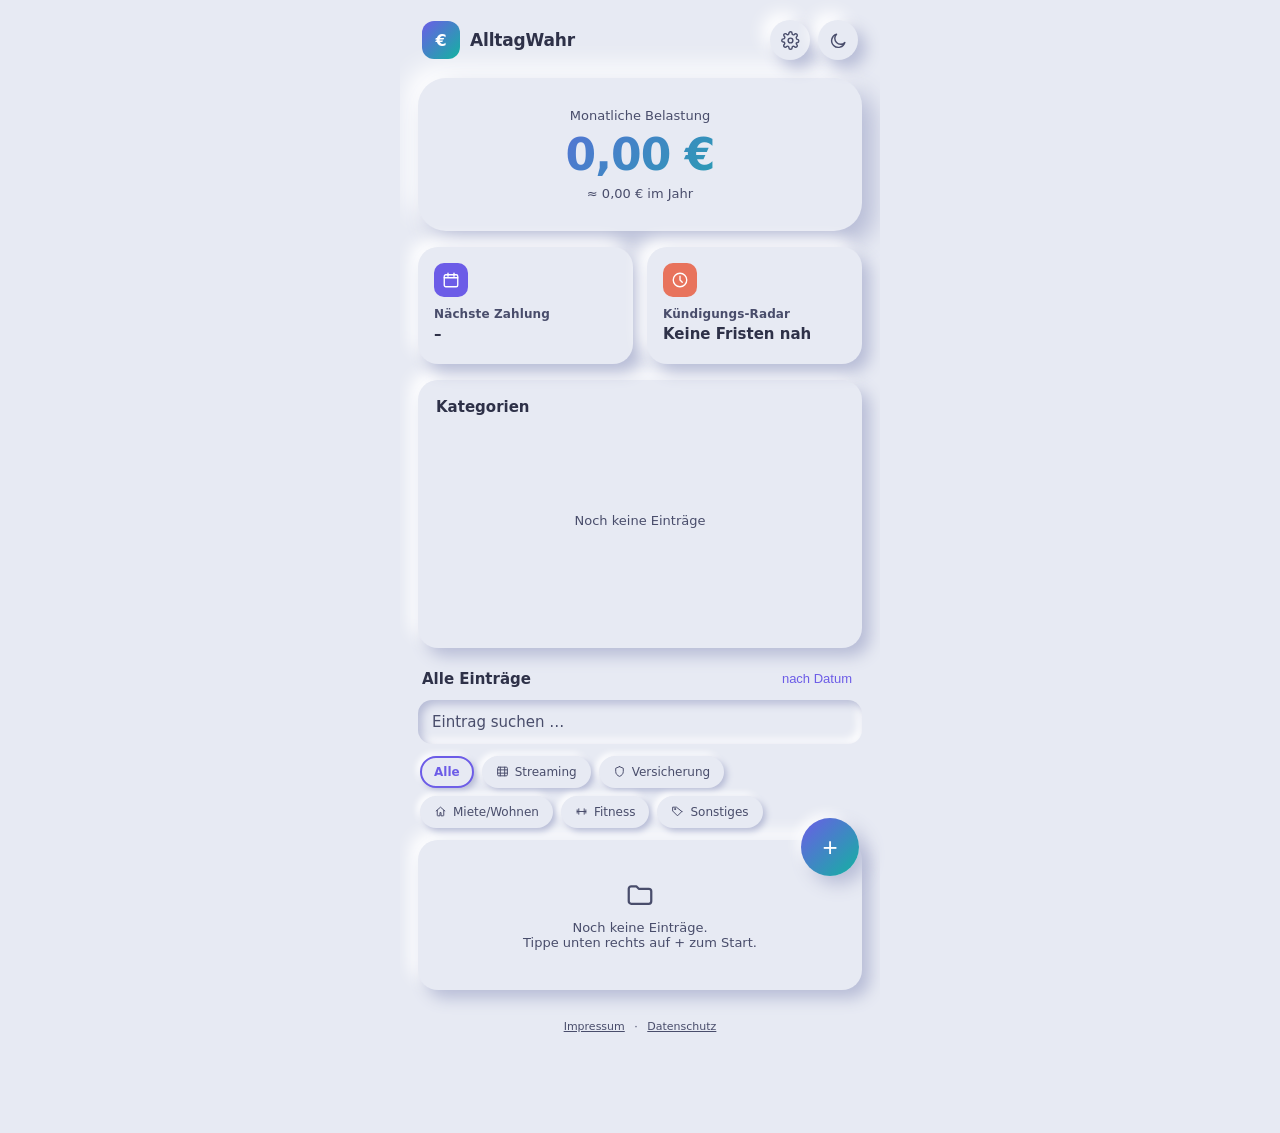
<file: index.html>
<!DOCTYPE html>
<html lang="de" data-theme="light">
<head>
<meta charset="UTF-8">
<meta name="viewport" content="width=device-width, initial-scale=1.0, maximum-scale=1.0, user-scalable=no, viewport-fit=cover">
<meta name="robots" content="noindex, nofollow, noarchive">
<title>AlltagWahr – Wiederkehrende Ausgaben im Blick</title>
<meta name="description" content="AlltagWahr verwaltet Abos, Versicherungen und andere wiederkehrende Zahlungen – lokal auf deinem Gerät, ohne Cloud, ohne Tracking.">
<link rel="manifest" href="manifest.json">
<meta name="theme-color" content="#6C5CE7">
<link rel="icon" href="icon-192.png">
<link rel="apple-touch-icon" href="apple-touch-icon.png">
<meta name="apple-mobile-web-app-capable" content="yes">
<meta name="apple-mobile-web-app-status-bar-style" content="black-translucent">
<meta name="apple-mobile-web-app-title" content="AlltagWahr">
<link rel="stylesheet" href="style.css">
</head>
<body>

<header>
  <div class="brand">
    <div class="brand-mark">€</div>
    <div class="brand-name">AlltagWahr</div>
  </div>
  <div class="header-actions">
    <button class="icon-btn nm-raised nm-pressable" id="settingsBtn" aria-label="Einstellungen"></button>
    <button class="icon-btn nm-raised nm-pressable" id="themeToggle" aria-label="Darstellung wechseln"></button>
  </div>
</header>

<div class="hero nm-raised-deep">
  <p class="hero-label">Monatliche Belastung</p>
  <p class="hero-amount" id="monthlyTotal">0,00 €</p>
  <p class="hero-sub" id="yearlyHint">≈ 0,00 € im Jahr</p>
  <span class="hero-compare" id="monthCompare" style="display:none;"></span>
</div>

<div class="tiles">
  <div class="tile nm-raised nm-pressable" id="tileNextPayment" role="button" tabindex="0">
    <div class="tile-icon violet" id="tileIconCalendar"></div>
    <p class="tile-title">Nächste Zahlung</p>
    <p class="tile-value" id="nextPayment">–</p>
    <p class="tile-extra" id="nextPaymentExtra"></p>
  </div>
  <div class="tile nm-raised nm-pressable" id="tileCancelRadar" role="button" tabindex="0">
    <div class="tile-icon warn" id="tileIconClock"></div>
    <p class="tile-title">Kündigungs-Radar</p>
    <p class="tile-value" id="cancelRadar">Keine Fristen nah</p>
    <p class="tile-extra" id="cancelRadarExtra"></p>
  </div>
</div>

<div class="chart-card nm-raised">
  <div class="section-title" style="margin-bottom:10px;">Kategorien</div>
  <div class="chart-wrap" id="chartWrap"></div>
  <div class="chart-legend" id="chartLegend"></div>
</div>

<div class="section-head">
  <p class="section-title">Alle Einträge</p>
  <button class="section-action" id="sortToggle">nach Datum</button>
</div>
<div class="field" style="margin-bottom:10px;"><input id="searchInput" type="text" placeholder="Eintrag suchen …"></div>
<div class="filter-bar" id="categoryFilterBar"></div>
<div class="filter-status" id="filterStatus" style="display:none;">
  <span id="filterStatusText"></span>
  <button type="button" id="clearFilterMode"></button>
</div>
<div id="entryList"></div>

<footer class="legal-links">
  <a href="impressum.html">Impressum</a> · <a href="datenschutz.html">Datenschutz</a>
</footer>

<button class="fab" id="addBtn" aria-label="Neuer Eintrag">+</button>
<div class="toast" id="toast"><span id="toastMsg"></span><button id="toastAction" class="toast-action" style="display:none;"></button></div>

<!-- Eintrag anlegen/bearbeiten -->
<div class="sheet-backdrop" id="sheetBackdrop">
  <div class="sheet">
    <div class="sheet-handle"></div>
    <p class="sheet-title" id="sheetTitle">Neuer Eintrag</p>
    <form id="entryForm">
      <div class="field"><label for="fName">Name</label><input id="fName" type="text" placeholder="z. B. Streaming-Abo" required></div>
      <div class="row2">
        <div class="field"><label for="fAmount">Betrag (€)</label><input id="fAmount" type="number" step="0.01" min="0" placeholder="0,00" required></div>
        <div class="field"><label for="fRhythm">Rhythmus</label>
          <select id="fRhythm">
            <option value="monthly">monatlich</option>
            <option value="quarterly">vierteljährlich</option>
            <option value="yearly">jährlich</option>
          </select>
        </div>
      </div>
      <div class="field"><label>Kategorie</label><div class="cat-picker" id="catPicker"></div></div>
      <div class="row2">
        <div class="field"><label for="fDate">Nächste Fälligkeit</label><div class="date-wrap nm-inset"><input id="fDate" type="date" required></div></div>
        <div class="field"><label for="fNotice">Kündigungsfrist (Tage, optional)</label><input id="fNotice" type="number" min="0" placeholder="z. B. 30"></div>
      </div>
      <div class="field"><label for="fContractEnd">Vertragsende (optional)</label><div class="date-wrap nm-inset"><input id="fContractEnd" type="date"></div></div>
      <div class="field"><label for="fContractTerm">Vertragslaufzeit (Monate, optional)</label><input id="fContractTerm" type="number" min="0" placeholder="z. B. 24"></div>
      <div class="settings-row" style="padding:8px 4px 14px;">
        <div>
          <div class="settings-row-label">Automatische Verlängerung</div>
          <div class="settings-row-sub">Verlängert sich der Vertrag, wenn nicht rechtzeitig gekündigt wird?</div>
        </div>
        <label class="switch"><input type="checkbox" id="fAutoRenew" checked><span class="slider"></span></label>
      </div>
      <div class="sheet-actions">
        <button type="button" class="btn btn-secondary" id="cancelBtn">Abbrechen</button>
        <button type="submit" class="btn btn-primary">Speichern</button>
      </div>
      <div class="sheet-actions" id="deleteRow" style="display:none;">
        <button type="button" class="btn btn-delete" id="deleteBtn">Eintrag löschen</button>
      </div>
    </form>
  </div>
</div>

<!-- Einstellungen -->
<div class="sheet-backdrop" id="settingsBackdrop">
  <div class="sheet">
    <div class="sheet-handle"></div>
    <p class="sheet-title">Einstellungen</p>

    <div class="settings-row">
      <div>
        <div class="settings-row-label">Erinnerungen</div>
        <div class="settings-row-sub">Hinweis beim Öffnen, wenn eine Zahlung oder Kündigungsfrist ansteht</div>
      </div>
      <label class="switch"><input type="checkbox" id="reminderToggle"><span class="slider"></span></label>
    </div>

    <div class="settings-row">
      <div>
        <div class="settings-row-label">Backup exportieren</div>
        <div class="settings-row-sub">Alle Einträge als JSON-Datei sichern</div>
      </div>
      <button class="btn btn-secondary" style="flex:none;padding:10px 16px;" id="exportBtn">Export</button>
    </div>

    <div class="settings-row">
      <div>
        <div class="settings-row-label">Backup importieren</div>
        <div class="settings-row-sub">Ersetzt aktuelle Einträge durch die Datei</div>
      </div>
      <label class="import-label" for="importInput">Datei wählen</label>
      <input type="file" id="importInput" accept="application/json" style="display:none;">
    </div>

    <div class="section-head" style="margin:22px 0 4px;">
      <p class="section-title">Kategorien</p>
    </div>
    <div id="categoryManager"></div>
    <button type="button" class="cat-add-btn" id="addCategoryBtn">+ Kategorie hinzufügen</button>

    <p class="sheet-text" style="margin-top:16px;">Alle Daten bleiben ausschließlich lokal auf diesem Gerät gespeichert. Es gibt keine Cloud-Synchronisierung.</p>
    <div class="sheet-actions">
      <button type="button" class="btn btn-secondary" id="settingsCloseBtn">Schließen</button>
    </div>
  </div>
</div>

<!-- Kategorie anlegen/bearbeiten -->
<div class="sheet-backdrop" id="categoryBackdrop">
  <div class="sheet">
    <div class="sheet-handle"></div>
    <p class="sheet-title" id="categorySheetTitle">Neue Kategorie</p>
    <form id="categoryForm">
      <div class="field"><label for="fCatName">Name</label><input id="fCatName" type="text" placeholder="z. B. Kinderbetreuung" required></div>
      <div class="field"><label>Icon</label><div class="icon-picker" id="iconPicker"></div></div>
      <div class="field"><label>Farbe</label><div class="color-picker" id="colorPicker"></div></div>
      <div class="sheet-actions">
        <button type="button" class="btn btn-secondary" id="categoryCancelBtn">Abbrechen</button>
        <button type="submit" class="btn btn-primary">Speichern</button>
      </div>
      <div class="sheet-actions">
        <button type="button" class="btn btn-delete" id="categoryDeleteBtn" style="display:none;">Kategorie löschen</button>
      </div>
    </form>
  </div>
</div>

<script src="app.js"></script>
</body>
</html>
</file>
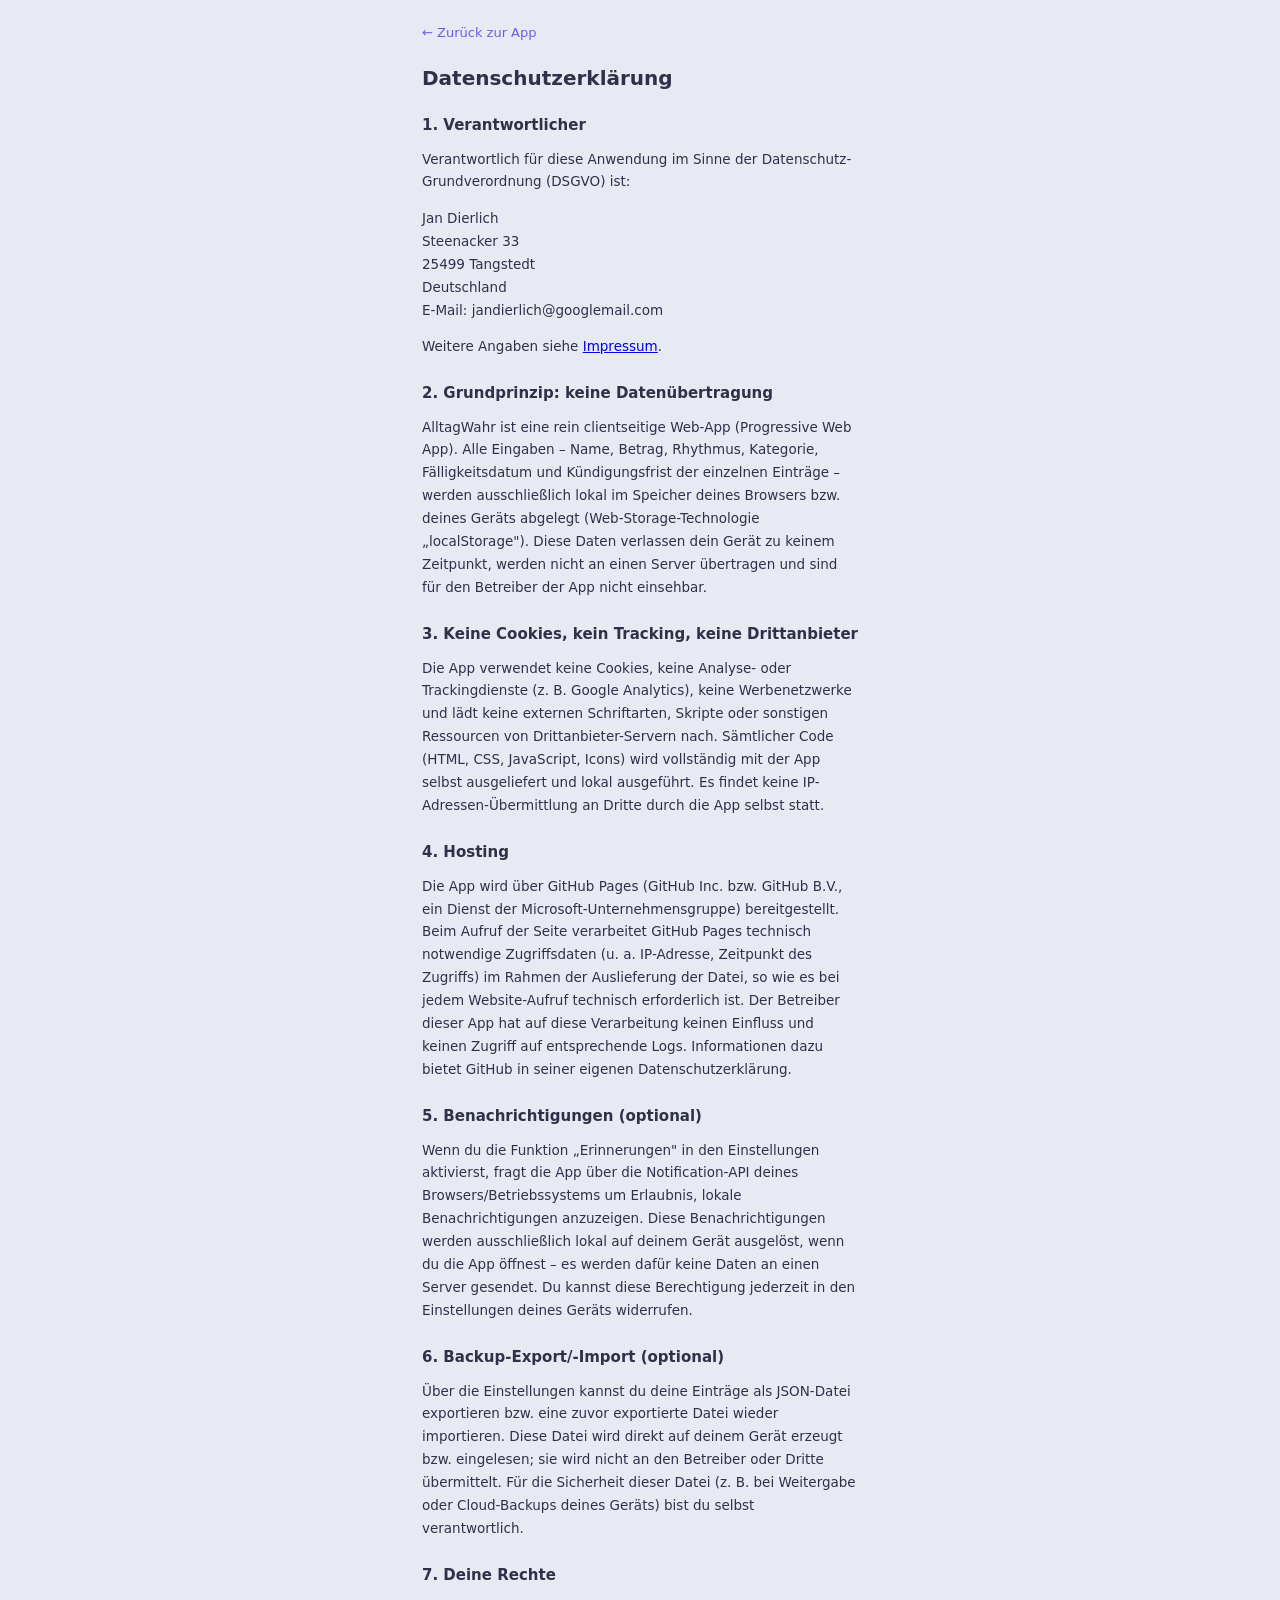
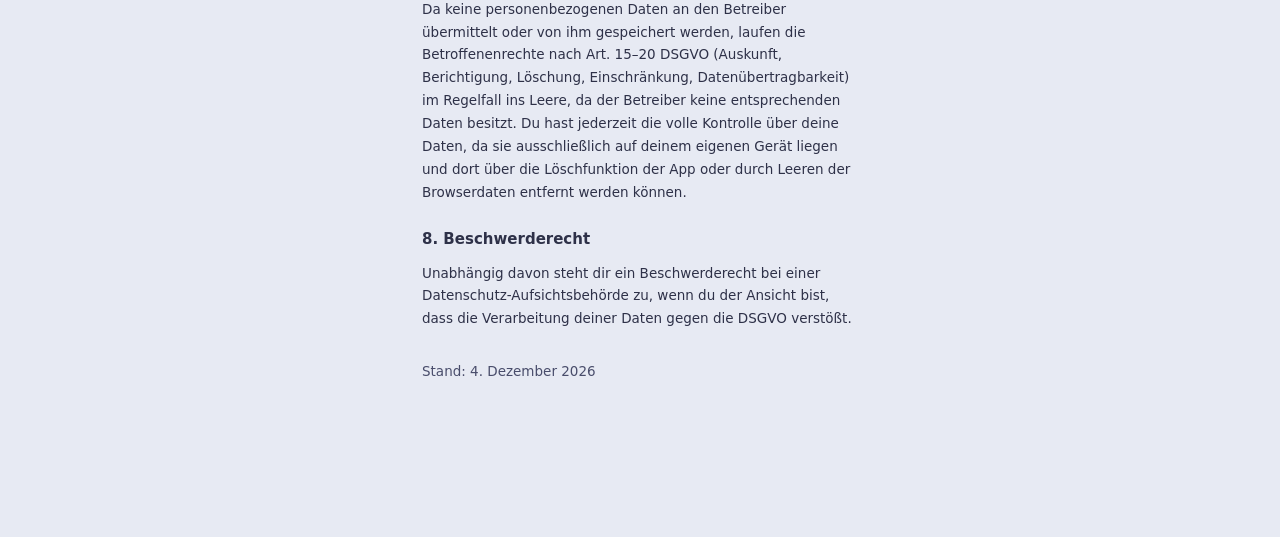
<file: datenschutz.html>
<!DOCTYPE html>
<html lang="de" data-theme="light">
<head>
<meta charset="UTF-8">
<meta name="viewport" content="width=device-width, initial-scale=1.0, maximum-scale=1.0, user-scalable=no">
<meta name="robots" content="noindex, nofollow, noarchive">
<title>Datenschutz – AlltagWahr</title>
<link rel="stylesheet" href="style.css">
<style>
  .legal { padding: 6px 4px 40px; }
  .legal h1 { font-size: 20px; margin: 10px 0 20px; }
  .legal h2 { font-size: 15px; margin: 26px 0 8px; }
  .legal p, .legal li { font-size: 13.5px; line-height: 1.7; color: var(--text); }
  .legal ul { padding-left: 20px; }
  .back-link { display: inline-block; margin-bottom: 16px; color: var(--violet); font-size: 13px; text-decoration: none; }
</style>
</head>
<body>
<div class="legal">
  <a class="back-link" href="index.html">← Zurück zur App</a>
  <h1>Datenschutzerklärung</h1>

  <h2>1. Verantwortlicher</h2>
  <p>Verantwortlich für diese Anwendung im Sinne der Datenschutz-Grundverordnung (DSGVO) ist:</p>
  <p>Jan Dierlich<br>
  Steenacker 33<br>
  25499 Tangstedt<br>
  Deutschland<br>
  E-Mail: jandierlich@googlemail.com</p>
  <p>Weitere Angaben siehe <a href="impressum.html">Impressum</a>.</p>

  <h2>2. Grundprinzip: keine Datenübertragung</h2>
  <p>AlltagWahr ist eine rein clientseitige Web-App (Progressive Web App). Alle Eingaben – Name, Betrag, Rhythmus, Kategorie, Fälligkeitsdatum und Kündigungsfrist der einzelnen Einträge – werden ausschließlich lokal im Speicher deines Browsers bzw. deines Geräts abgelegt (Web-Storage-Technologie „localStorage"). Diese Daten verlassen dein Gerät zu keinem Zeitpunkt, werden nicht an einen Server übertragen und sind für den Betreiber der App nicht einsehbar.</p>

  <h2>3. Keine Cookies, kein Tracking, keine Drittanbieter</h2>
  <p>Die App verwendet keine Cookies, keine Analyse- oder Trackingdienste (z. B. Google Analytics), keine Werbenetzwerke und lädt keine externen Schriftarten, Skripte oder sonstigen Ressourcen von Drittanbieter-Servern nach. Sämtlicher Code (HTML, CSS, JavaScript, Icons) wird vollständig mit der App selbst ausgeliefert und lokal ausgeführt. Es findet keine IP-Adressen-Übermittlung an Dritte durch die App selbst statt.</p>

  <h2>4. Hosting</h2>
  <p>Die App wird über GitHub Pages (GitHub Inc. bzw. GitHub B.V., ein Dienst der Microsoft-Unternehmensgruppe) bereitgestellt. Beim Aufruf der Seite verarbeitet GitHub Pages technisch notwendige Zugriffsdaten (u. a. IP-Adresse, Zeitpunkt des Zugriffs) im Rahmen der Auslieferung der Datei, so wie es bei jedem Website-Aufruf technisch erforderlich ist. Der Betreiber dieser App hat auf diese Verarbeitung keinen Einfluss und keinen Zugriff auf entsprechende Logs. Informationen dazu bietet GitHub in seiner eigenen Datenschutzerklärung.</p>

  <h2>5. Benachrichtigungen (optional)</h2>
  <p>Wenn du die Funktion „Erinnerungen" in den Einstellungen aktivierst, fragt die App über die Notification-API deines Browsers/Betriebssystems um Erlaubnis, lokale Benachrichtigungen anzuzeigen. Diese Benachrichtigungen werden ausschließlich lokal auf deinem Gerät ausgelöst, wenn du die App öffnest – es werden dafür keine Daten an einen Server gesendet. Du kannst diese Berechtigung jederzeit in den Einstellungen deines Geräts widerrufen.</p>

  <h2>6. Backup-Export/-Import (optional)</h2>
  <p>Über die Einstellungen kannst du deine Einträge als JSON-Datei exportieren bzw. eine zuvor exportierte Datei wieder importieren. Diese Datei wird direkt auf deinem Gerät erzeugt bzw. eingelesen; sie wird nicht an den Betreiber oder Dritte übermittelt. Für die Sicherheit dieser Datei (z. B. bei Weitergabe oder Cloud-Backups deines Geräts) bist du selbst verantwortlich.

  <h2>7. Deine Rechte</h2>
  <p>Da keine personenbezogenen Daten an den Betreiber übermittelt oder von ihm gespeichert werden, laufen die Betroffenenrechte nach Art. 15–20 DSGVO (Auskunft, Berichtigung, Löschung, Einschränkung, Datenübertragbarkeit) im Regelfall ins Leere, da der Betreiber keine entsprechenden Daten besitzt. Du hast jederzeit die volle Kontrolle über deine Daten, da sie ausschließlich auf deinem eigenen Gerät liegen und dort über die Löschfunktion der App oder durch Leeren der Browserdaten entfernt werden können.</p>

  <h2>8. Beschwerderecht</h2>
  <p>Unabhängig davon steht dir ein Beschwerderecht bei einer Datenschutz-Aufsichtsbehörde zu, wenn du der Ansicht bist, dass die Verarbeitung deiner Daten gegen die DSGVO verstößt.</p>

  <p style="margin-top:30px;color:var(--text-soft);">Stand: <span id="lastUpdated"></span></p>
</div>
<script>document.getElementById('lastUpdated').textContent = new Date().toLocaleDateString('de-DE', {year:'numeric', month:'long', day:'numeric'});</script>
</body>
</html>
</file>
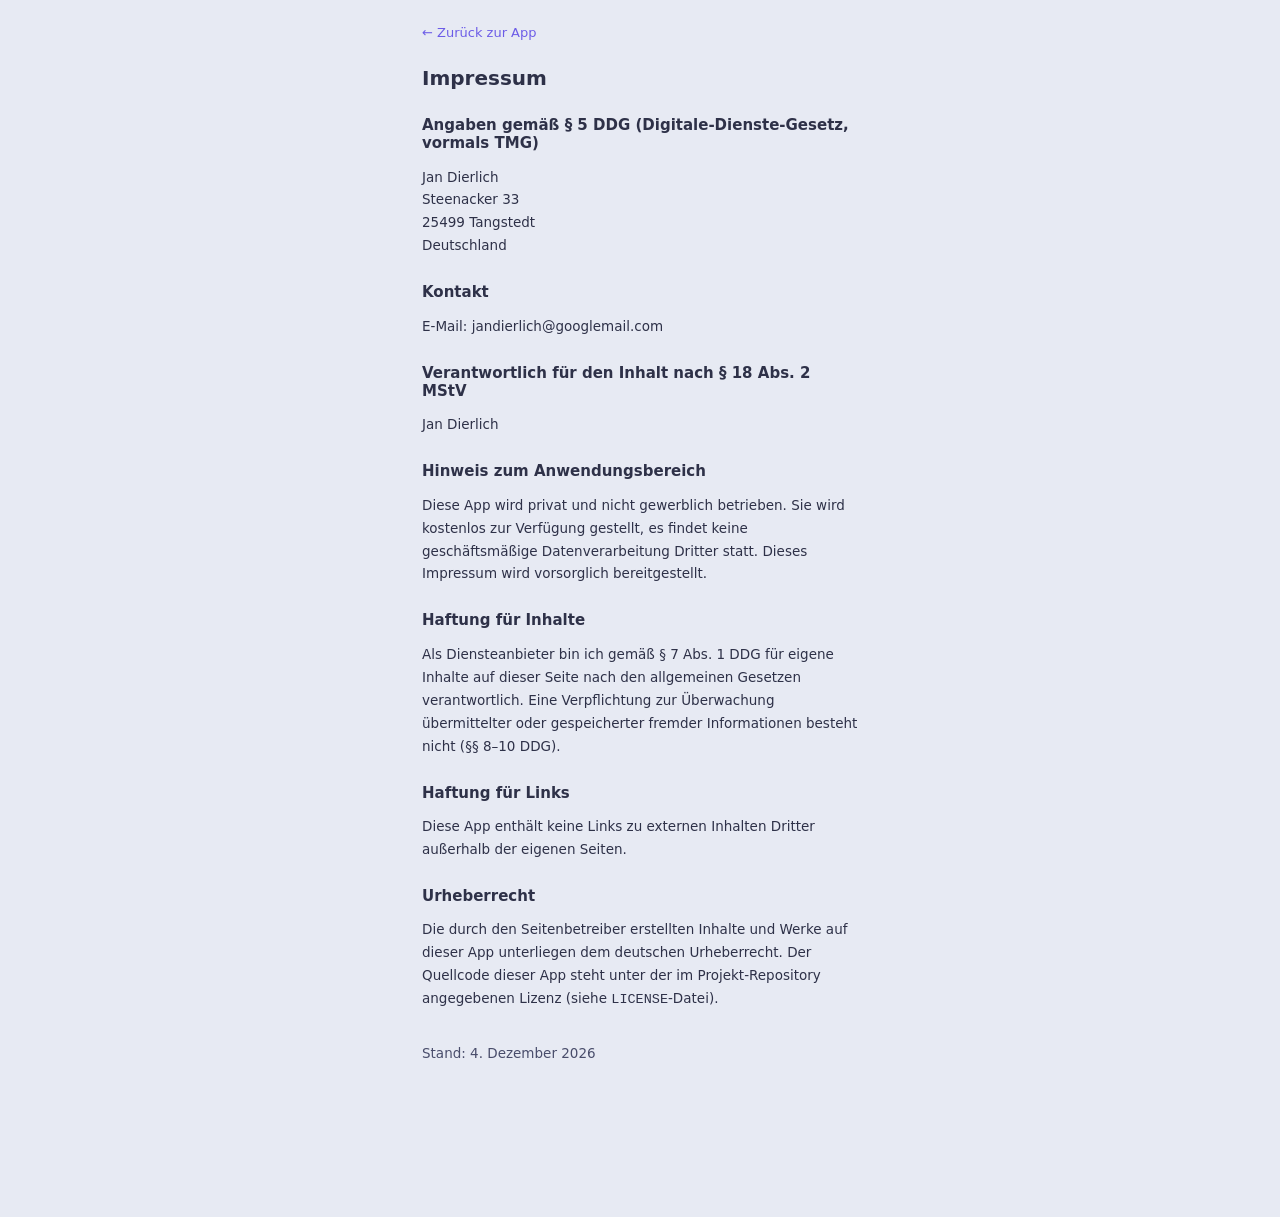
<file: impressum.html>
<!DOCTYPE html>
<html lang="de" data-theme="light">
<head>
<meta charset="UTF-8">
<meta name="viewport" content="width=device-width, initial-scale=1.0, maximum-scale=1.0, user-scalable=no">
<meta name="robots" content="noindex, nofollow, noarchive">
<title>Impressum – AlltagWahr</title>
<link rel="stylesheet" href="style.css">
<style>
  .legal { padding: 6px 4px 40px; }
  .legal h1 { font-size: 20px; margin: 10px 0 20px; }
  .legal h2 { font-size: 15px; margin: 26px 0 8px; }
  .legal p, .legal li { font-size: 13.5px; line-height: 1.7; color: var(--text); }
  .back-link { display: inline-block; margin-bottom: 16px; color: var(--violet); font-size: 13px; text-decoration: none; }
  .fill-me { background: var(--warn-soft); color: var(--warn); padding: 1px 6px; border-radius: 5px; font-weight: 600; }
</style>
</head>
<body>
<div class="legal">
  <a class="back-link" href="index.html">← Zurück zur App</a>
  <h1>Impressum</h1>

  <h2>Angaben gemäß § 5 DDG (Digitale-Dienste-Gesetz, vormals TMG)</h2>
  <p>
    Jan Dierlich<br>
    Steenacker 33<br>
    25499 Tangstedt<br>
    Deutschland
  </p>

  <h2>Kontakt</h2>
  <p>E-Mail: jandierlich@googlemail.com</p>

  <h2>Verantwortlich für den Inhalt nach § 18 Abs. 2 MStV</h2>
  <p>Jan Dierlich</p>

  <h2>Hinweis zum Anwendungsbereich</h2>
  <p>Diese App wird privat und nicht gewerblich betrieben. Sie wird kostenlos zur Verfügung gestellt, es findet keine geschäftsmäßige Datenverarbeitung Dritter statt. Dieses Impressum wird vorsorglich bereitgestellt.</p>

  <h2>Haftung für Inhalte</h2>
  <p>Als Diensteanbieter bin ich gemäß § 7 Abs. 1 DDG für eigene Inhalte auf dieser Seite nach den allgemeinen Gesetzen verantwortlich. Eine Verpflichtung zur Überwachung übermittelter oder gespeicherter fremder Informationen besteht nicht (§§ 8–10 DDG).</p>

  <h2>Haftung für Links</h2>
  <p>Diese App enthält keine Links zu externen Inhalten Dritter außerhalb der eigenen Seiten.</p>

  <h2>Urheberrecht</h2>
  <p>Die durch den Seitenbetreiber erstellten Inhalte und Werke auf dieser App unterliegen dem deutschen Urheberrecht. Der Quellcode dieser App steht unter der im Projekt-Repository angegebenen Lizenz (siehe <code>LICENSE</code>-Datei).</p>

  <p style="margin-top:30px;color:var(--text-soft);">Stand: <span id="lastUpdated"></span></p>
</div>
<script>document.getElementById('lastUpdated').textContent = new Date().toLocaleDateString('de-DE', {year:'numeric', month:'long', day:'numeric'});</script>
</body>
</html>
</file>
<file: style.css>
:root {
  --bg: #E7EAF3;
  --surface: #E7EAF3;
  --text: #2E3148;
  --text-soft: #494D6B;
  --violet: #6C5CE7;
  --violet-soft: #E4E0FC;
  --teal: #12B3A0;
  --teal-soft: #D6F5F0;
  --warn: #E8735C;
  --warn-soft: #FBE3DE;
  --ok: #2FAE66;
  --ok-soft: #DCF3E5;
  --shadow-light: #FFFFFF;
  --shadow-dark: #B7BCD6;
  --radius-lg: 28px;
  --radius-md: 20px;
  --radius-sm: 14px;
  --font: -apple-system, BlinkMacSystemFont, "SF Pro Text", "Segoe UI", system-ui, sans-serif;
}

@media (prefers-color-scheme: dark) {
  :root:not([data-theme="light"]) {
    --bg: #1B1E2E;
    --surface: #1B1E2E;
    --text: #E7E9F5;
    --text-soft: #ACB0D0;
    --violet: #9C8CFF;
    --violet-soft: #2C2A4A;
    --teal: #2ED9C3;
    --teal-soft: #16332F;
    --warn: #FF8A72;
    --warn-soft: #3A241F;
    --ok: #52D98A;
    --ok-soft: #163A29;
    --shadow-light: #23273C;
    --shadow-dark: #121420;
  }
}
:root[data-theme="dark"] {
  --bg: #1B1E2E; --surface: #1B1E2E; --text: #E7E9F5; --text-soft: #ACB0D0;
  --violet: #9C8CFF; --violet-soft: #2C2A4A; --teal: #2ED9C3; --teal-soft: #16332F;
  --warn: #FF8A72; --warn-soft: #3A241F; --ok: #52D98A; --ok-soft: #163A29;
  --shadow-light: #23273C; --shadow-dark: #121420;
}

* { box-sizing: border-box; }
html, body { margin: 0; padding: 0; background: var(--bg); color: var(--text); font-family: var(--font); -webkit-font-smoothing: antialiased; overflow-x: hidden; width: 100%; overscroll-behavior-x: none; }
body { min-height: 100vh; padding: calc(env(safe-area-inset-top) + 16px) 18px calc(100px + env(safe-area-inset-bottom)); max-width: 480px; margin: 0 auto; touch-action: pan-y; }

.nm-raised { background: var(--surface); border-radius: var(--radius-md); box-shadow: 8px 8px 16px var(--shadow-dark), -8px -8px 16px var(--shadow-light); }
.nm-raised-deep { background: var(--surface); border-radius: var(--radius-lg); box-shadow: 12px 12px 24px var(--shadow-dark), -12px -12px 24px var(--shadow-light); }
.nm-inset { background: var(--surface); border-radius: var(--radius-sm); box-shadow: inset 5px 5px 10px var(--shadow-dark), inset -5px -5px 10px var(--shadow-light); }
.nm-pressable { transition: box-shadow .15s ease, transform .15s ease; }
.nm-pressable:active { box-shadow: inset 5px 5px 10px var(--shadow-dark), inset -5px -5px 10px var(--shadow-light); transform: scale(0.98); }

header { display: flex; align-items: center; justify-content: space-between; padding: 4px 4px 18px; }
.brand { display: flex; align-items: center; gap: 10px; }
.brand-mark { width: 38px; height: 38px; border-radius: 12px; display: flex; align-items: center; justify-content: center; background: linear-gradient(135deg, var(--violet), var(--teal)); color: white; font-weight: 700; font-size: 16px; }
.brand-name { font-size: 17px; font-weight: 600; letter-spacing: -0.01em; }
.header-actions { display: flex; gap: 8px; }
.icon-btn { width: 40px; height: 40px; border-radius: 50%; border: none; cursor: pointer; display: flex; align-items: center; justify-content: center; font-size: 16px; color: var(--text-soft); }
.icon-btn svg, .tile-icon svg, .entry-icon svg, .empty-icon svg { width: 19px; height: 19px; }
.tile-icon svg { width: 18px; height: 18px; color: white; }
.entry-icon svg { width: 19px; height: 19px; }
svg.ic { width: 18px; height: 18px; display: block; }

.hero { padding: 30px 24px; margin-bottom: 16px; text-align: center; }
.hero-label { font-size: 13px; color: var(--text-soft); margin: 0 0 6px; }
.hero-amount { font-size: 44px; font-weight: 700; letter-spacing: -0.02em; margin: 0; background: linear-gradient(135deg, var(--violet), var(--teal)); -webkit-background-clip: text; background-clip: text; color: transparent; }
.hero-sub { font-size: 13px; color: var(--text-soft); margin: 6px 0 0; }
.hero-compare { display: inline-block; margin-top: 10px; font-size: 11.5px; font-weight: 600; padding: 4px 10px; border-radius: 20px; background: var(--surface); box-shadow: 3px 3px 6px var(--shadow-dark), -3px -3px 6px var(--shadow-light); color: var(--text-soft); }

.tiles { display: grid; grid-template-columns: 1fr 1fr; gap: 14px; margin-bottom: 16px; }
.tile { padding: 16px; cursor: pointer; }
.tile-icon { width: 34px; height: 34px; border-radius: 10px; display: flex; align-items: center; justify-content: center; font-size: 17px; margin-bottom: 10px; }
.tile-icon.violet { background: var(--violet); }
.tile-icon.teal { background: var(--teal); }
.tile-icon.warn { background: var(--warn); }
.tile-title { font-size: 12px; color: var(--text-soft); margin: 0 0 4px; font-weight: 600; letter-spacing: 0.01em; }
.tile-value { font-size: 15px; font-weight: 700; margin: 0; line-height: 1.3; color: var(--text); }
.tile-extra { font-size: 11px; color: var(--text-soft); margin: 3px 0 0; font-weight: 600; }

.section-head { display: flex; align-items: center; justify-content: space-between; margin: 22px 4px 12px; }
.section-title { font-size: 15px; font-weight: 600; margin: 0; }
.section-action { font-size: 13px; color: var(--violet); background: none; border: none; cursor: pointer; font-weight: 500; }

.chart-card { padding: 18px; margin-bottom: 4px; }
.chart-wrap { position: relative; height: 190px; display: flex; align-items: center; justify-content: center; }
.chart-center { position: absolute; top: 50%; left: 50%; transform: translate(-50%, -50%); text-align: center; pointer-events: none; }
.chart-center-value { font-size: 15px; font-weight: 700; }
.chart-center-label { font-size: 10px; color: var(--text-soft); }
.chart-legend { display: flex; flex-wrap: wrap; gap: 8px 14px; margin-top: 14px; font-size: 12px; color: var(--text-soft); }
.legend-item { display: flex; align-items: center; gap: 6px; }
.legend-dot { width: 8px; height: 8px; border-radius: 50%; }

.entry { display: flex; align-items: center; gap: 12px; padding: 14px 16px; margin-bottom: 10px; cursor: pointer; }
.entry-icon { width: 40px; height: 40px; border-radius: 12px; display: flex; align-items: center; justify-content: center; font-size: 17px; flex-shrink: 0; }
.entry-body { flex: 1; min-width: 0; }
.entry-name { font-size: 14px; font-weight: 600; margin: 0 0 2px; white-space: nowrap; overflow: hidden; text-overflow: ellipsis; }
.entry-meta { font-size: 12px; color: var(--text-soft); margin: 0; }
.entry-amount { font-size: 14px; font-weight: 600; text-align: right; white-space: nowrap; }
.entry-amount small { display: block; font-size: 10px; font-weight: 400; color: var(--text-soft); }
.entry-flag { font-size: 10px; font-weight: 600; padding: 3px 7px; border-radius: 6px; margin-top: 4px; display: inline-block; }
.entry-flag-warn { background: var(--warn-soft); color: var(--warn); }
.entry-flag-ok { background: var(--ok-soft); color: var(--ok); }

.empty-state { padding: 40px 20px; text-align: center; color: var(--text-soft); font-size: 13px; }
.empty-state .empty-icon { margin-bottom: 10px; display: flex; justify-content: center; color: var(--text-soft); }
.empty-state .empty-icon svg { width: 30px; height: 30px; }

.filter-bar { display: flex; gap: 8px; flex-wrap: wrap; padding: 2px 2px 12px; }
.filter-chip { flex-shrink: 0; display: inline-flex; align-items: center; gap: 6px; padding: 7px 12px; border-radius: 20px; font-size: 12px; background: var(--surface); box-shadow: 3px 3px 6px var(--shadow-dark), -3px -3px 6px var(--shadow-light); color: var(--text-soft); cursor: pointer; border: 2px solid transparent; }
.filter-chip svg { width: 13px; height: 13px; }
.filter-chip.selected { border-color: var(--violet); color: var(--violet); font-weight: 600; }

.filter-status { display: flex; align-items: center; justify-content: space-between; padding: 8px 14px; margin-bottom: 12px; border-radius: var(--radius-sm); background: var(--violet-soft); color: var(--violet); font-size: 12.5px; font-weight: 600; }
.filter-status button { border: none; background: none; color: var(--violet); cursor: pointer; padding: 4px; display: flex; align-items: center; }
.filter-status button svg { width: 14px; height: 14px; }

.fab { position: fixed; right: 20px; bottom: calc(24px + env(safe-area-inset-bottom)); width: 58px; height: 58px; border-radius: 50%; border: none; background: linear-gradient(135deg, var(--violet), var(--teal)); color: white; font-size: 26px; display: flex; align-items: center; justify-content: center; cursor: pointer; box-shadow: 8px 8px 18px var(--shadow-dark), -4px -4px 12px var(--shadow-light); max-width: 480px; margin: 0 auto; left: 0; right: 0; transform: translateX(calc(50vw - 49px)); }
@media (min-width: 520px) { .fab { transform: translateX(190px); } }
.fab:active { transform: translateX(calc(50vw - 49px)) scale(0.92); }

.sheet-backdrop { position: fixed; inset: 0; background: rgba(20, 20, 30, 0.45); display: none; align-items: flex-end; justify-content: center; z-index: 50; }
.sheet-backdrop.open { display: flex; }
.sheet { background: var(--bg); width: 100%; max-width: 480px; border-radius: 24px 24px 0 0; padding: 10px 22px calc(28px + env(safe-area-inset-bottom)); max-height: 88vh; overflow-y: auto; box-shadow: 0 -8px 30px rgba(0,0,0,0.25); }
.sheet-handle { width: 36px; height: 4px; background: var(--shadow-dark); border-radius: 3px; margin: 8px auto 16px; }
.sheet-title { font-size: 17px; font-weight: 600; margin: 0 0 18px; }
.sheet-text { font-size: 13px; color: var(--text-soft); line-height: 1.6; margin: 0 0 16px; }
.field { margin-bottom: 14px; }
.field label { display: block; font-size: 12px; color: var(--text-soft); margin-bottom: 6px; font-weight: 500; }
.field input, .field select { width: 100%; border: none; padding: 13px 14px; font-size: 15px; font-family: var(--font); color: var(--text); background: var(--surface); border-radius: var(--radius-sm); box-shadow: inset 4px 4px 8px var(--shadow-dark), inset -4px -4px 8px var(--shadow-light); }
.field input::placeholder { color: var(--text-soft); }
.date-wrap { padding: 0; overflow: hidden; }
.date-wrap input[type="date"] {
  -webkit-appearance: none; appearance: none;
  width: 100%; border: none; background: transparent; box-shadow: none;
  padding: 13px 14px; font-size: 15px; font-family: var(--font); color: var(--text);
  text-align: left; min-height: 46px;
}
.date-wrap input[type="date"]::-webkit-date-and-time-value { text-align: left; margin: 0; }
.row2 { display: grid; grid-template-columns: 1fr 1fr; gap: 12px; }
.sheet-actions { display: flex; gap: 10px; margin-top: 20px; }
.btn { flex: 1; padding: 14px; border-radius: var(--radius-sm); border: none; font-size: 14px; font-weight: 600; cursor: pointer; font-family: var(--font); }
.btn-primary { background: linear-gradient(135deg, var(--violet), var(--teal)); color: white; }
.btn-secondary { background: var(--surface); color: var(--text-soft); box-shadow: 4px 4px 8px var(--shadow-dark), -4px -4px 8px var(--shadow-light); }
.btn-delete { background: var(--warn-soft); color: var(--warn); }

.cat-picker { display: flex; flex-wrap: wrap; gap: 8px; }
.cat-chip { padding: 8px 13px; border-radius: 20px; font-size: 12.5px; background: var(--surface); box-shadow: 4px 4px 8px var(--shadow-dark), -4px -4px 8px var(--shadow-light); color: var(--text-soft); cursor: pointer; border: 2px solid transparent; display: inline-flex; align-items: center; gap: 6px; }
.cat-chip svg { width: 14px; height: 14px; flex-shrink: 0; }
.cat-chip.selected { font-weight: 600; }

.settings-row { display: flex; align-items: center; justify-content: space-between; padding: 14px 4px; border-bottom: 1px solid var(--shadow-dark); }
.settings-row:last-child { border-bottom: none; }
.settings-row-label { font-size: 14px; font-weight: 500; }
.settings-row-sub { font-size: 12px; color: var(--text-soft); margin-top: 2px; }
.toast { position: fixed; left: 50%; bottom: 100px; transform: translateX(-50%); background: var(--text); color: var(--bg); padding: 10px 10px 10px 18px; border-radius: 12px; font-size: 13px; z-index: 80; opacity: 0; pointer-events: none; transition: opacity .25s ease; display: flex; align-items: center; gap: 12px; max-width: calc(100vw - 40px); }
.toast.show { opacity: 1; pointer-events: auto; }
.toast-action { background: none; border: none; color: var(--teal); font-weight: 700; font-size: 13px; cursor: pointer; padding: 4px 8px; flex-shrink: 0; }
footer.legal-links { text-align: center; margin-top: 30px; font-size: 11px; color: var(--text-soft); }
footer.legal-links a { color: var(--text-soft); text-decoration: underline; margin: 0 6px; }

.switch { position: relative; display: inline-block; width: 46px; height: 26px; flex-shrink: 0; }
.switch input { opacity: 0; width: 0; height: 0; }
.switch .slider { position: absolute; cursor: pointer; inset: 0; background: var(--shadow-dark); border-radius: 999px; transition: .2s; }
.switch .slider:before { content: ""; position: absolute; height: 20px; width: 20px; left: 3px; top: 3px; background: white; border-radius: 50%; transition: .2s; }
.switch input:checked + .slider { background: var(--violet); }
.switch input:checked + .slider:before { transform: translateX(20px); }

.import-label { display: inline-block; padding: 10px 16px; border-radius: var(--radius-sm); background: var(--surface); box-shadow: 4px 4px 8px var(--shadow-dark), -4px -4px 8px var(--shadow-light); color: var(--text); font-size: 13px; font-weight: 500; cursor: pointer; text-align: center; }

/* Kategorien-Verwaltung */
.cat-manage-row { display: flex; align-items: center; gap: 10px; padding: 10px 4px; }
.cat-manage-swatch { width: 32px; height: 32px; border-radius: 9px; display: flex; align-items: center; justify-content: center; color: white; flex-shrink: 0; }
.cat-manage-swatch svg { width: 16px; height: 16px; }
.cat-manage-label { flex: 1; font-size: 13.5px; font-weight: 500; }
.cat-manage-del { border: none; background: none; color: var(--text-soft); cursor: pointer; padding: 6px; }
.cat-manage-del svg { width: 16px; height: 16px; }
.cat-add-btn { display: flex; align-items: center; justify-content: center; gap: 6px; width: 100%; padding: 12px; margin-top: 8px; border-radius: var(--radius-sm); border: 2px dashed var(--shadow-dark); background: none; color: var(--text-soft); font-size: 13px; font-weight: 600; cursor: pointer; font-family: var(--font); }
.cat-add-btn svg { width: 15px; height: 15px; }

.icon-picker { display: grid; grid-template-columns: repeat(6, 1fr); gap: 8px; }
.icon-choice { aspect-ratio: 1; border-radius: 12px; border: 2px solid transparent; background: var(--surface); box-shadow: 4px 4px 8px var(--shadow-dark), -4px -4px 8px var(--shadow-light); display: flex; align-items: center; justify-content: center; cursor: pointer; color: var(--text-soft); }
.icon-choice svg { width: 18px; height: 18px; }
.icon-choice.selected { border-color: var(--violet); color: var(--violet); }

.color-picker { display: flex; flex-wrap: wrap; gap: 10px; }
.color-choice { width: 30px; height: 30px; border-radius: 50%; cursor: pointer; border: 2px solid transparent; }
.color-choice.selected { border-color: var(--text); box-shadow: 0 0 0 2px var(--bg), 0 0 0 4px var(--text); }
</file>
